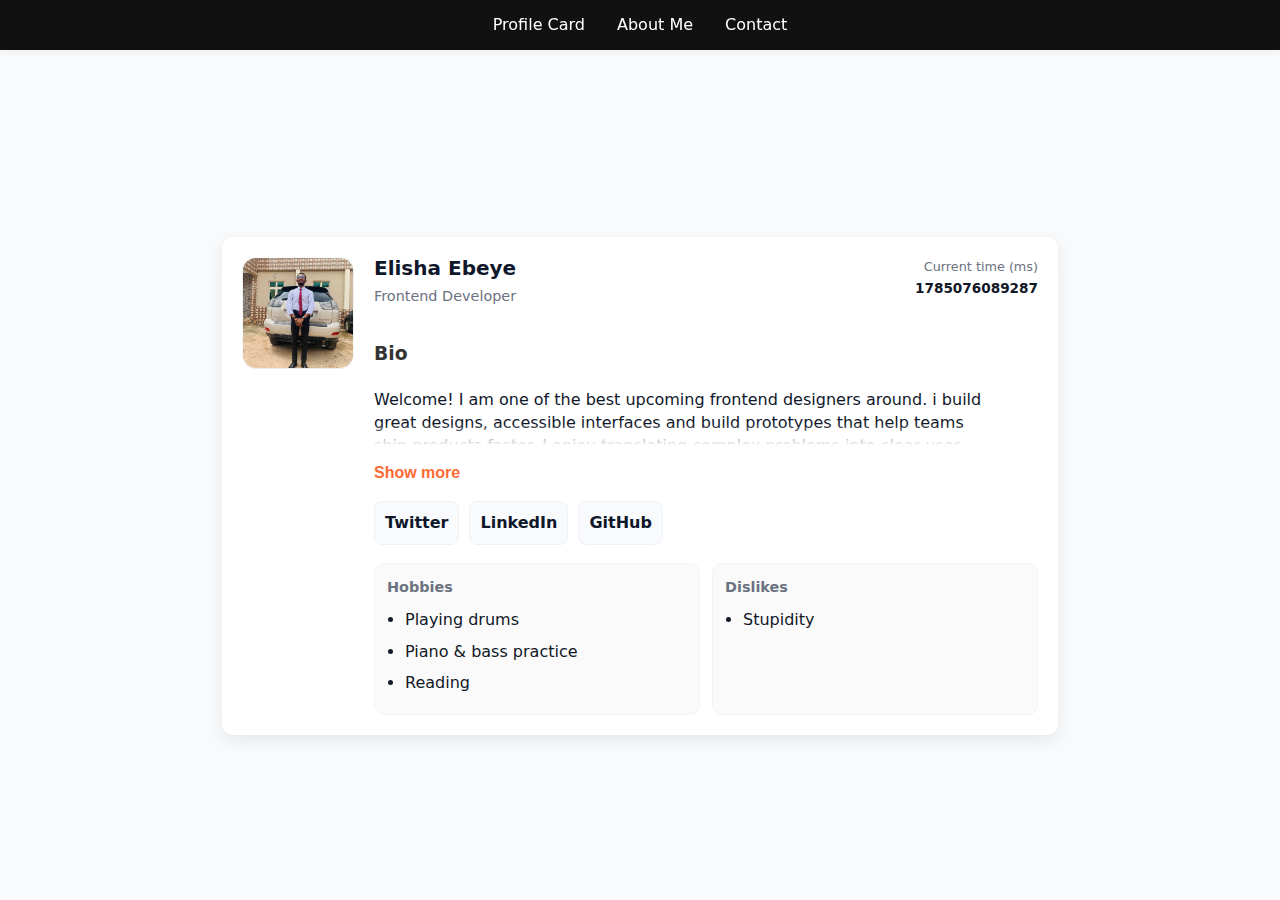
<file: index.html>
<!DOCTYPE html>
<html lang="en">
    <head>
        <meta charset="UTF-8">
        <meta name="viewport" content="width=device-width, initial-scale=1.0">
        <link rel="stylesheet" href="style.css">
        <title>Profile Card</title>
    </head>
    <body>
        <nav class="top-nav">
            <ul>
            <li><a href="index.html">Profile Card</a></li>
            <li><a href="about.html">About Me</a></li>
            <li><a href="contact.html">Contact</a></li>
            </ul>
        </nav>

        <main>
            <article data-testid="test-profile-card" aria-labelledby="profile-name" role="region">
            <div class="profile-left">
            <figure class="avatar" aria-hidden="false" title="User avatar">
                <img data-testid="test-user-avatar" src="/img/imagefromfb.jpg" alt="User avatar"  />
            </figure>
            </div>

            <div class="profile-right">
            <header class="card-header">
                <div class="name-and-role">
                <h2 id="profile-name" data-testid="test-user-name" tabindex="0">Elisha Ebeye</h2>
                <p class="role" aria-label="role">Frontend Developer</p>
                </div>

                <div class="time-block" aria-live="polite">
                <div style="font-size:0.8rem;color:var(--muted)">Current time (ms)</div>
                <time id="now-ms" data-testid="test-user-time" datetime="" aria-atomic="true">...</time>
                </div>
            </header>

            <section aria-labelledby="bio-heading">
                <h3 id="bio-heading" class="sr-only">Bio</h3>
                <p id="bio-paragraph" data-testid="test-user-bio" class="bio-collapsed" tabindex="0">
                Welcome! I am one of the best upcoming frontend designers around. i build great designs, accessible interfaces and build prototypes that help teams ship products faster.
                I enjoy translating complex problems into clear user experiences, and I believe in design systems, rapid iteration,
                and collaborating closely with engineers to make delightful, reliable products.
                </p>
                <button id="bio-toggle" class="bio-toggle" aria-expanded="false" aria-controls="bio-paragraph">Show more</button>
            </section>

            <nav aria-label="Social links" data-testid="test-user-social-links">
                <ul class="socials" role="list">
                <li><a href="https://twitter.com/0x_Prof/" target="_blank" rel="noopener noreferrer" data-testid="test-user-social-twitter">Twitter</a></li>
                <li><a href="https://www.linkedin.com/" target="_blank" rel="noopener noreferrer" data-testid="test-user-social-linkedin">LinkedIn</a></li>
                <li><a href="https://github.com/the-elisha-ebeye/" target="_blank" rel="noopener noreferrer" data-testid="test-user-social-github">GitHub</a></li>
                </ul>
            </nav>

            <div class="lists">
                <section class="list" aria-labelledby="hobbies-heading">
                <h3 id="hobbies-heading">Hobbies</h3>
                <ul data-testid="test-user-hobbies" class="inline-list" role="list">
                    <li>Playing drums</li>
                    <li>Piano &amp; bass practice</li>
                    <li>Reading</li>
                </ul>
                </section>

                <section class="list" aria-labelledby="dislikes-heading">
                <h3 id="dislikes-heading">Dislikes</h3>
                <ul data-testid="test-user-dislikes" class="inline-list" role="list">
                    <li>Stupidity</li>
                </ul>
                </section>
            </div>
            </div>
            </article>
        </main>
    
        <script src="script.js"></script>
    </body>
</html>
</file>
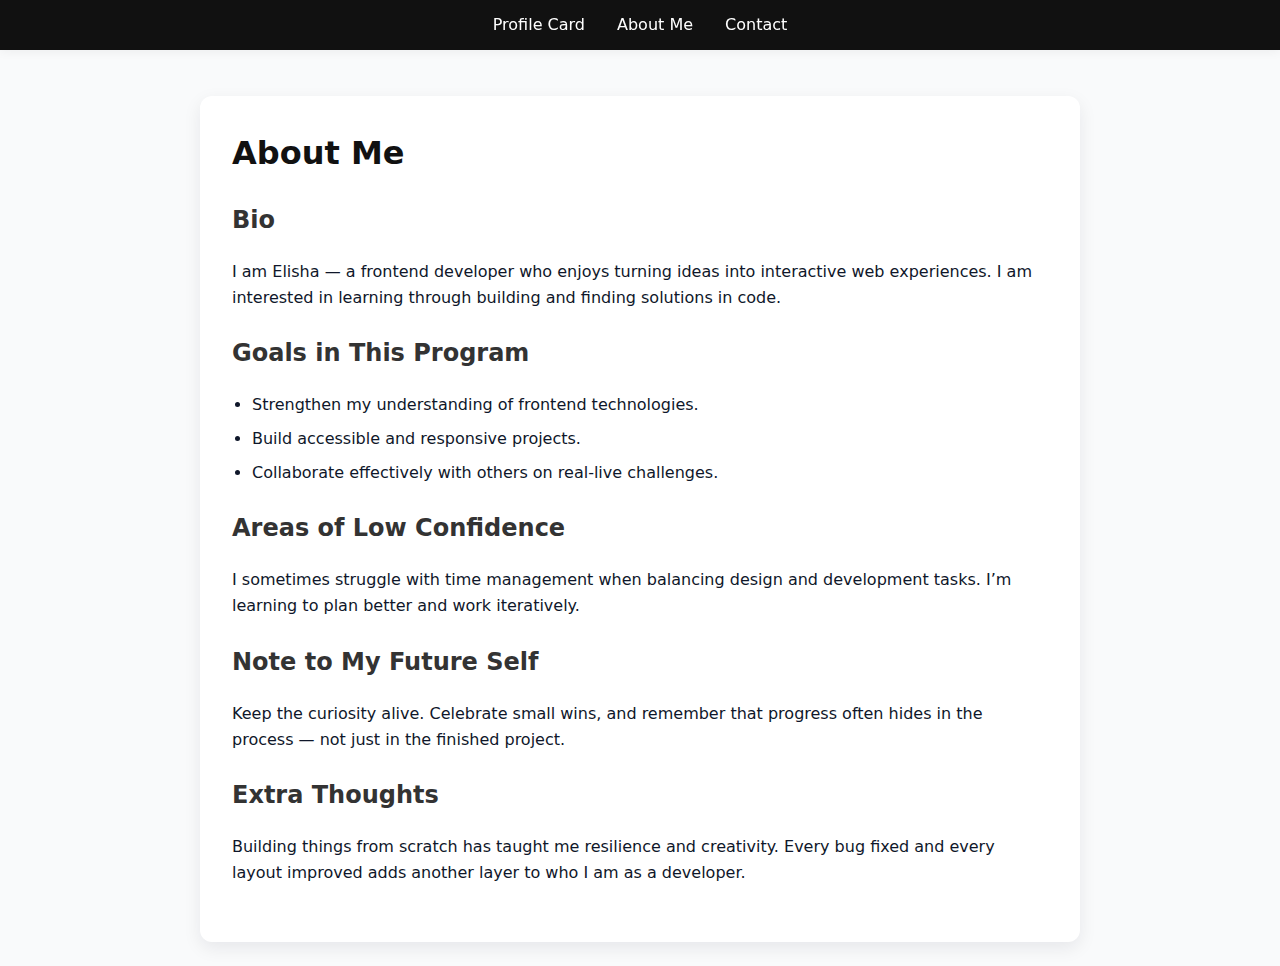
<file: about.html>
<!DOCTYPE html>
<html lang="en">
<head>
    <meta charset="UTF-8">
    <meta name="viewport" content="width=device-width, initial-scale=1.0">
    <title>About Me</title>
    <link rel="stylesheet" href="style.css">
</head>
<body>
    <nav class="top-nav">
        <ul>
            <li><a href="index.html">Profile Card</a></li>
            <li><a href="about.html">About Me</a></li>
            <li><a href="contact.html">Contact</a></li>
        </ul>
    </nav>

   <main class="page-card" data-testid="test-about-page">
        <header>
            <h1>About Me</h1>
        </header>

        <section data-testid="test-about-bio">
            <h2>Bio</h2>
            <p>
                I am Elisha — a frontend developer who enjoys turning ideas into
                interactive web experiences. I am interested in learning through
                building and finding solutions in code.
            </p>
        </section>

        <section data-testid="test-about-goals">
            <h2>Goals in This Program</h2>
            <ul>
                <li>Strengthen my understanding of frontend technologies.</li>
                <li>Build accessible and responsive projects.</li>
                <li>Collaborate effectively with others on real-live challenges.</li>
            </ul>
        </section>

        <section data-testid="test-about-confidence">
            <h2>Areas of Low Confidence</h2>
            <p>
                I sometimes struggle with time management when balancing design and
                development tasks. I’m learning to plan better and work iteratively.
            </p>
        </section>

        <section data-testid="test-about-future-note">
            <h2>Note to My Future Self</h2>
            <p>
                Keep the curiosity alive. Celebrate small wins, and remember that
                progress often hides in the process — not just in the finished project.
            </p>
        </section>

        <section data-testid="test-about-extra">
            <h2>Extra Thoughts</h2>
            <p>
                Building things from scratch has taught me resilience and creativity.
                Every bug fixed and every layout improved adds another layer to who I am
                as a developer.
            </p>
        </section>
  </main>

</body>
</html>
</file>
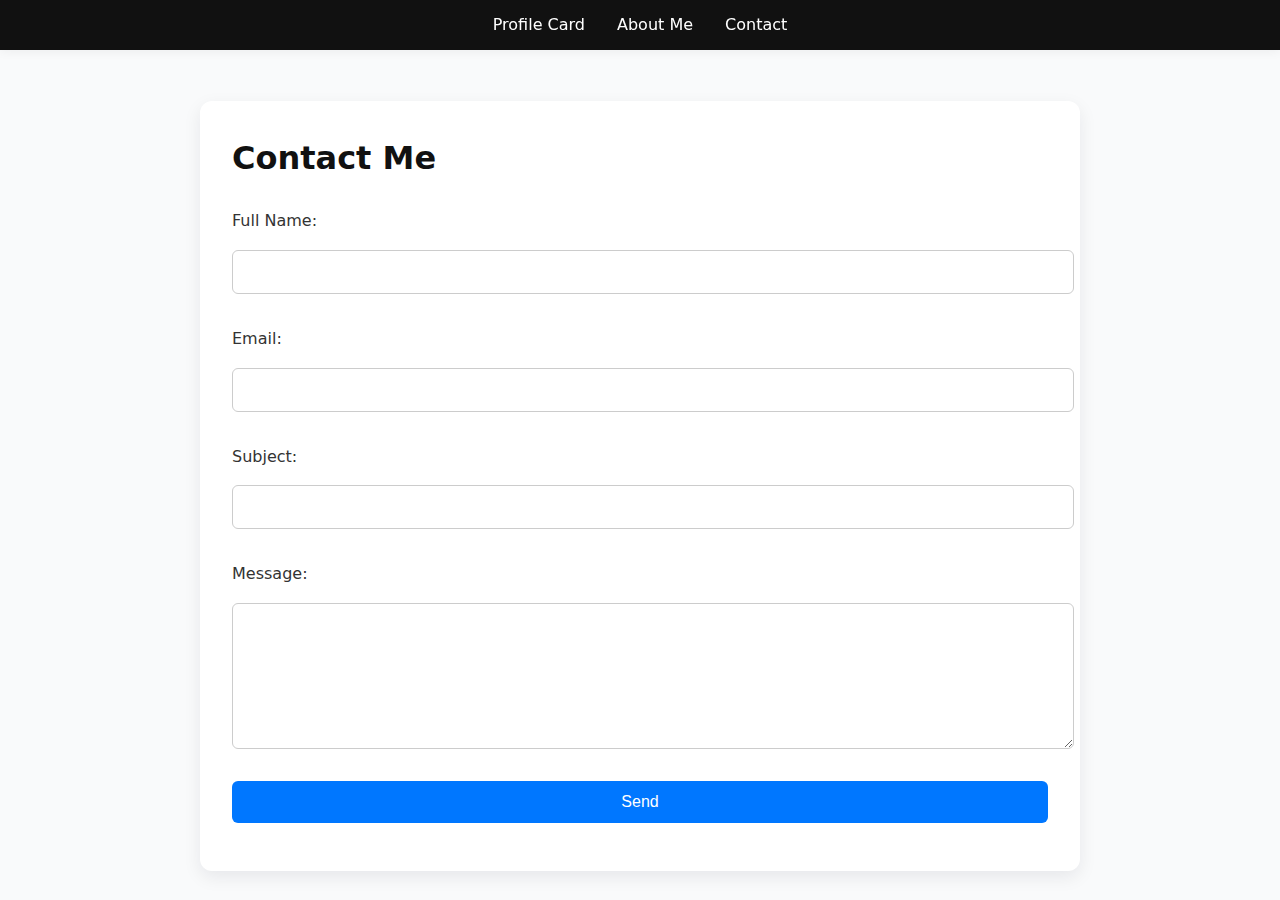
<file: contact.html>
<!DOCTYPE html>
<html lang="en">
<head>
  <meta charset="UTF-8" />
  <meta name="viewport" content="width=device-width, initial-scale=1.0" />
  <title>Contact Me</title>
  <link rel="stylesheet" href="style.css" />
</head>
<body>
  <nav class="top-nav">
    <ul>
      <li><a href="index.html">Profile Card</a></li>
      <li><a href="about.html">About Me</a></li>
      <li><a href="contact.html">Contact</a></li>
    </ul>
  </nav>

  <main class="page-card" data-testid="test-contact-page">
    <header>
      <h1>Contact Me</h1>
    </header>

    <form id="contactForm" data-testid="test-contact-form" novalidate>
      <!-- Full Name -->
      <label for="name">Full Name:</label>
      <input id="name" name="name" type="text" data-testid="test-contact-name" aria-describedby="error-name" required />
      <span id="error-name" class="error" data-testid="test-contact-error-name" aria-live="polite"></span>

      <!-- Email -->
      <label for="email">Email:</label>
      <input id="email" name="email" type="email" data-testid="test-contact-email" aria-describedby="error-email" required />
      <span id="error-email" class="error" data-testid="test-contact-error-email" aria-live="polite"></span>

      <!-- Subject -->
      <label for="subject">Subject:</label>
      <input id="subject" name="subject" type="text" data-testid="test-contact-subject" aria-describedby="error-subject" required />
      <span id="error-subject" class="error" data-testid="test-contact-error-subject" aria-live="polite"></span>

      <!-- Message -->
      <label for="message">Message:</label>
      <textarea id="message" name="message" data-testid="test-contact-message" aria-describedby="error-message" required></textarea>
      <span id="error-message" class="error" data-testid="test-contact-error-message" aria-live="polite"></span>

      <button type="submit" data-testid="test-contact-submit">Send</button>
    </form>

    <p id="successMsg" class="success" data-testid="test-contact-success" aria-live="polite"></p>
  </main>

  <script src="script.js"></script>
</body>
</html>
</file>
<file: style.css>
:root {
  --card-bg: #fff;
  --accent: #ff6b35;
  --muted: #6b7280;
  --shadow: 0 6px 18px rgba(8,15,33,0.08);
  --radius: 12px;
  font-family: Inter, ui-sans-serif, system-ui, -apple-system, "Segoe UI", Roboto, "Helvetica Neue", Arial;
}

body {
  margin: 0;
  font-family: system-ui, sans-serif;
  background: #f9fafb;
  color: #333;
  min-height: 100vh;
  line-height: 1.6;
  display: flex;
  align-items: flex-start;
  justify-content: center;
  padding: 96px 24px 24px;
  box-sizing: border-box;
}

main {
  max-width: 900px;
  width: 100%;
  box-sizing: border-box;
  padding: 2rem;
  margin: auto;
}

.page-card {
  background: var(--card-bg);
  box-shadow: var(--shadow);
  border-radius: var(--radius);
  padding: 2rem;
  width: 100%;
  max-width: 880px;
  box-sizing: border-box;
}

.page-card h1 {
  margin-top: 0;
  color: #111;
}

.page-card section {
  margin-bottom: 1.5rem;
}

.page-card p,
.page-card li {
  color: #0f172a;
}

.page-card ul {
  padding-left: 1.25rem;
}

.page-card ul li {
  margin: 0.5rem 0;
}

.top-nav {
  position: fixed;
  top: 0;
  left: 0;
  right: 0;
  background: #111;
  padding: 0.75rem 1.5rem;
  z-index: 1000;
  box-shadow: 0 2px 10px rgba(0,0,0,0.05);
}

.top-nav ul {
  list-style: none;
  display: flex;
  justify-content: center;
  align-items: center;
  gap: 2rem;
  margin: 0;
  padding: 0;
}

.top-nav a {
  color: #fff;
  text-decoration: none;
  font-weight: 500;
  transition: color 0.2s ease;
}

.top-nav a:hover,
.top-nav a:focus {
  color: var(--accent);
  text-decoration: none;
}

form {
  display: flex;
  flex-direction: column;
  gap: 1rem;
  margin-top: 1.5rem;
}

input, textarea {
  padding: 0.75rem;
  border: 1px solid #ccc;
  border-radius: 6px;
  font-size: 1rem;
  width: 100%;
}

textarea {
  min-height: 120px;
}

button {
  background: #0077ff;
  color: white;
  border: none;
  padding: 0.75rem;
  border-radius: 6px;
  cursor: pointer;
  font-size: 1rem;
  transition: background 0.3s ease;
}

button:hover {
  background: #005fcc;
}

.error {
  color: red;
  font-size: 0.9rem;
}

.success {
  color: green;
  margin-top: 1rem;
  font-weight: 500;
}

article[data-testid="test-profile-card"] {
  width: 100%;
  max-width: 880px;
  background: var(--card-bg);
  border-radius: var(--radius);
  box-shadow: var(--shadow);
  padding: 20px;
  display: flex;
  gap: 20px;
  align-items: flex-start;
  box-sizing: border-box;
  transition: transform .18s ease;
}

article:focus-within {
  outline: 3px solid rgba(255,107,53,0.12);
}

.profile-left {
  min-width: 110px;
  display: flex;
  flex-direction: column;
  gap: 12px;
  align-items: center;
}

figure.avatar {
  margin: 0;
  width: 110px;
  height: 110px;
  border-radius: 14px;
  overflow: hidden;
  display: flex;
  align-items: center;
  justify-content: center;
  background: linear-gradient(180deg, #f3f4f6, #ffffff);
  box-shadow: 0 4px 12px rgba(8,15,33,0.06) inset;
  border: 1px solid rgba(15,23,42,0.03);
}

figure.avatar img {
  width: 100%;
  height: 100%;
  object-fit: cover;
  display: block;
}

.avatar-placeholder {
  font-size: 14px;
  color: var(--muted);
  text-align: center;
  padding: 10px;
}

.profile-right {
  flex: 1;
  display: flex;
  flex-direction: column;
  gap: 12px;
}

header.card-header {
  display: flex;
  align-items: flex-start;
  justify-content: space-between;
  gap: 12px;
}

.name-and-role {
  display: flex;
  flex-direction: column;
  gap: 6px;
}

h2[data-testid="test-user-name"] {
  margin: 0;
  font-size: 1.25rem;
  line-height: 1.1;
  color: #0f172a;
}

.role {
  margin: 0;
  font-size: 0.9rem;
  color: var(--muted);
}

.time-block {
  text-align: right;
  min-width: 140px;
  font-size: 0.85rem;
  color: var(--muted);
}

.time-block time {
  display: block;
  font-weight: 600;
  color: #111827;
}

p[data-testid="test-user-bio"] {
  margin: 0;
  color: #0f172a;
  line-height: 1.45;
  max-width: 60ch;
  word-wrap: break-word;
  overflow-wrap: break-word;
}

.bio-collapsed {
  max-height: 72px;
  overflow: hidden;
  position: relative;
}

.bio-collapsed::after {
  content: "";
  position: absolute;
  left: 0; right: 0; bottom: 0;
  height: 36px;
  background: linear-gradient(180deg, rgba(255,255,255,0), #fff 60%);
}

.bio-toggle {
  background: none;
  border: none;
  color: var(--accent);
  cursor: pointer;
  padding: 0;
  font-weight: 700;
}

.bio-toggle:focus {
  outline: 3px solid rgba(255,107,53,0.12);
}

nav[data-testid="test-user-social-links"] {
  margin-top: 4px;
}

ul.socials {
  list-style: none;
  padding: 0;
  margin: 0;
  display: flex;
  gap: 10px;
  align-items: center;
  flex-wrap: wrap;
}

ul.socials a {
  text-decoration: none;
  padding: 8px 10px;
  border-radius: 8px;
  background: #f8fafc;
  border: 1px solid #eef2f7;
  display: inline-flex;
  gap: 8px;
  align-items: center;
  font-weight: 600;
  color: #0f172a;
}

ul.socials a:focus {
  outline: 3px solid rgba(99,102,241,0.12);
}

.lists {
  display: grid;
  grid-template-columns: repeat(2, 1fr);
  gap: 12px;
  margin-top: 6px;
}

section.list {
  background: #fafafa;
  padding: 12px;
  border-radius: 10px;
  border: 1px solid #f1f5f9;
}

section.list h3 {
  margin: 0 0 8px 0;
  font-size: 0.9rem;
  color: var(--muted);
}

ul.inline-list {
  list-style: disc;
  margin: 0;
  padding-left: 18px;
}

ul.inline-list li {
  margin: 6px 0;
  color: #111827;
}

@media (max-width: 720px) {
  article[data-testid="test-profile-card"] {
    flex-direction: column;
    padding: 16px;
  }

  .profile-left {
    flex-direction: row;
    justify-content: space-between;
    width: 100%;
  }

  figure.avatar {
    width: 84px;
    height: 84px;
  }

  .time-block {
    text-align: left;
    min-width: unset;
  }

  .lists {
    grid-template-columns: 1fr;
  }

  .top-nav ul {
    flex-direction: column;
    gap: 1rem;
  }

  main {
    padding: 1rem;
  }
}
</file>
